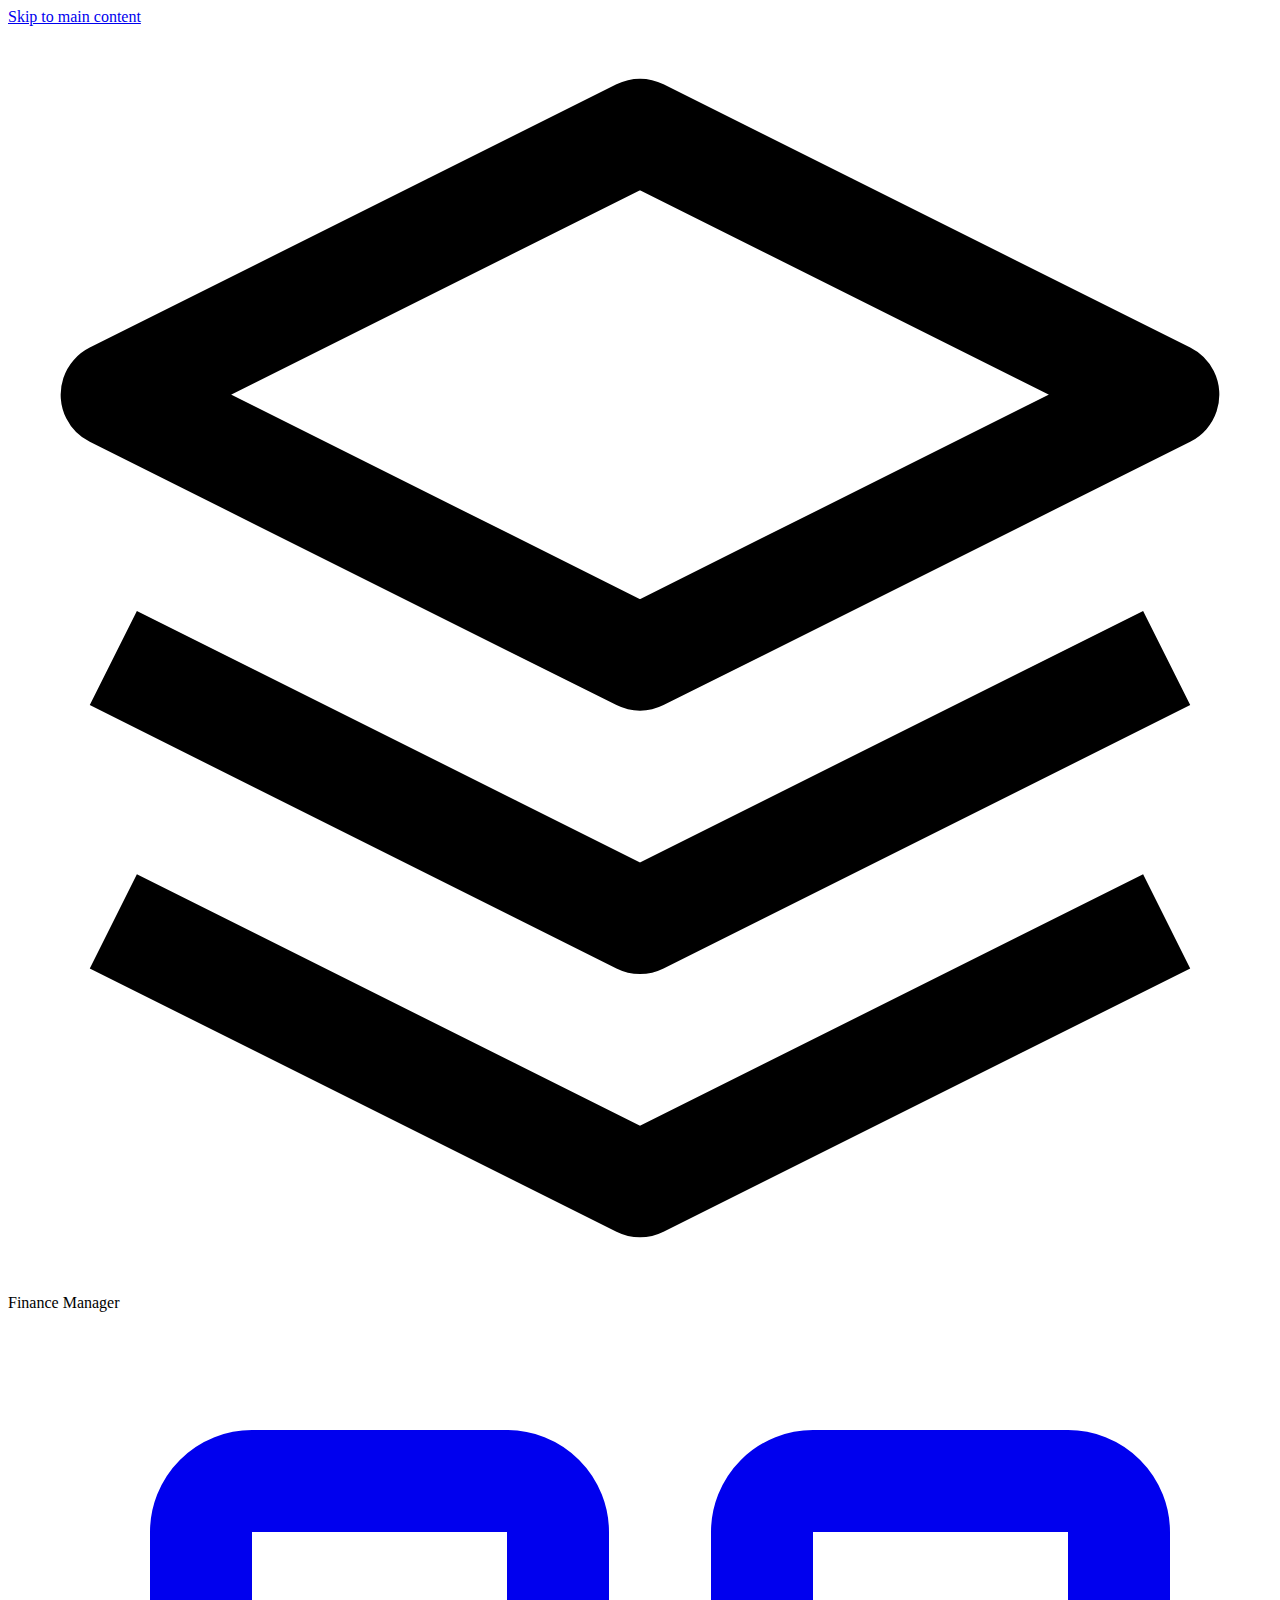
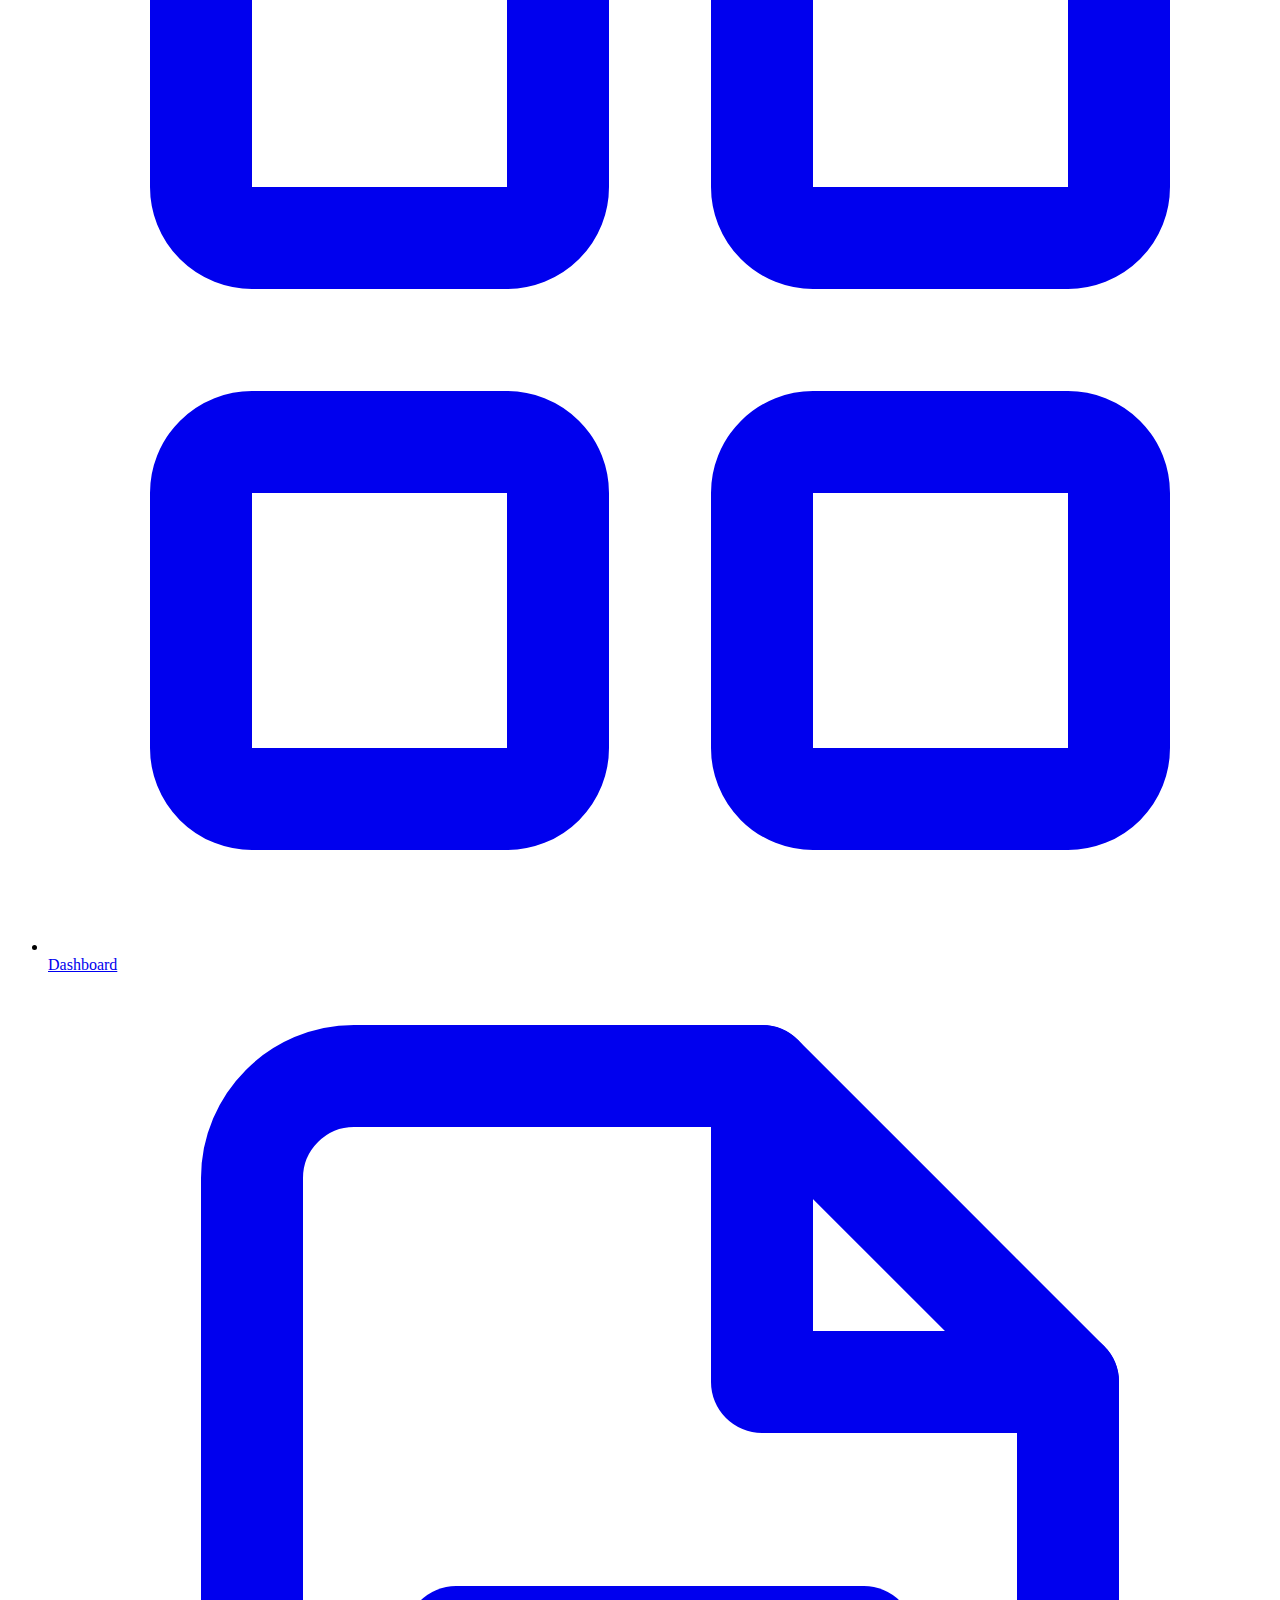
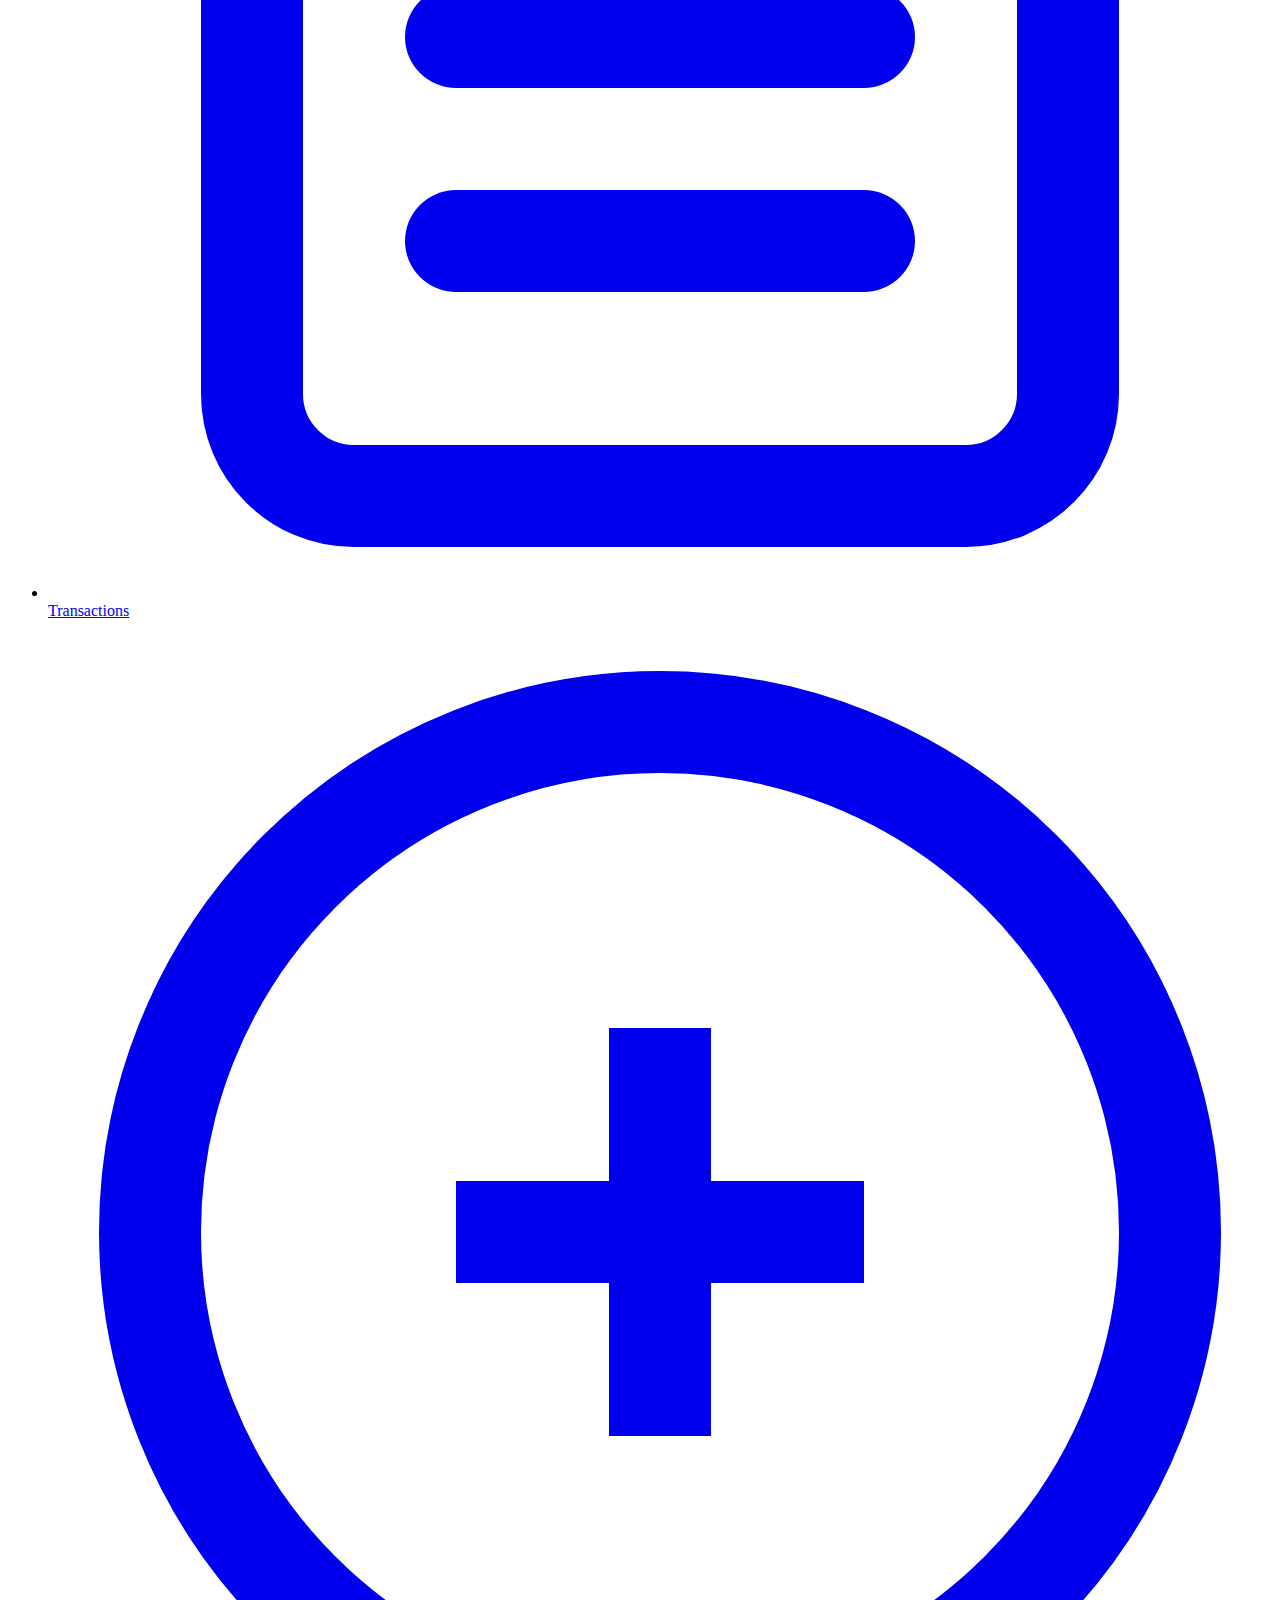
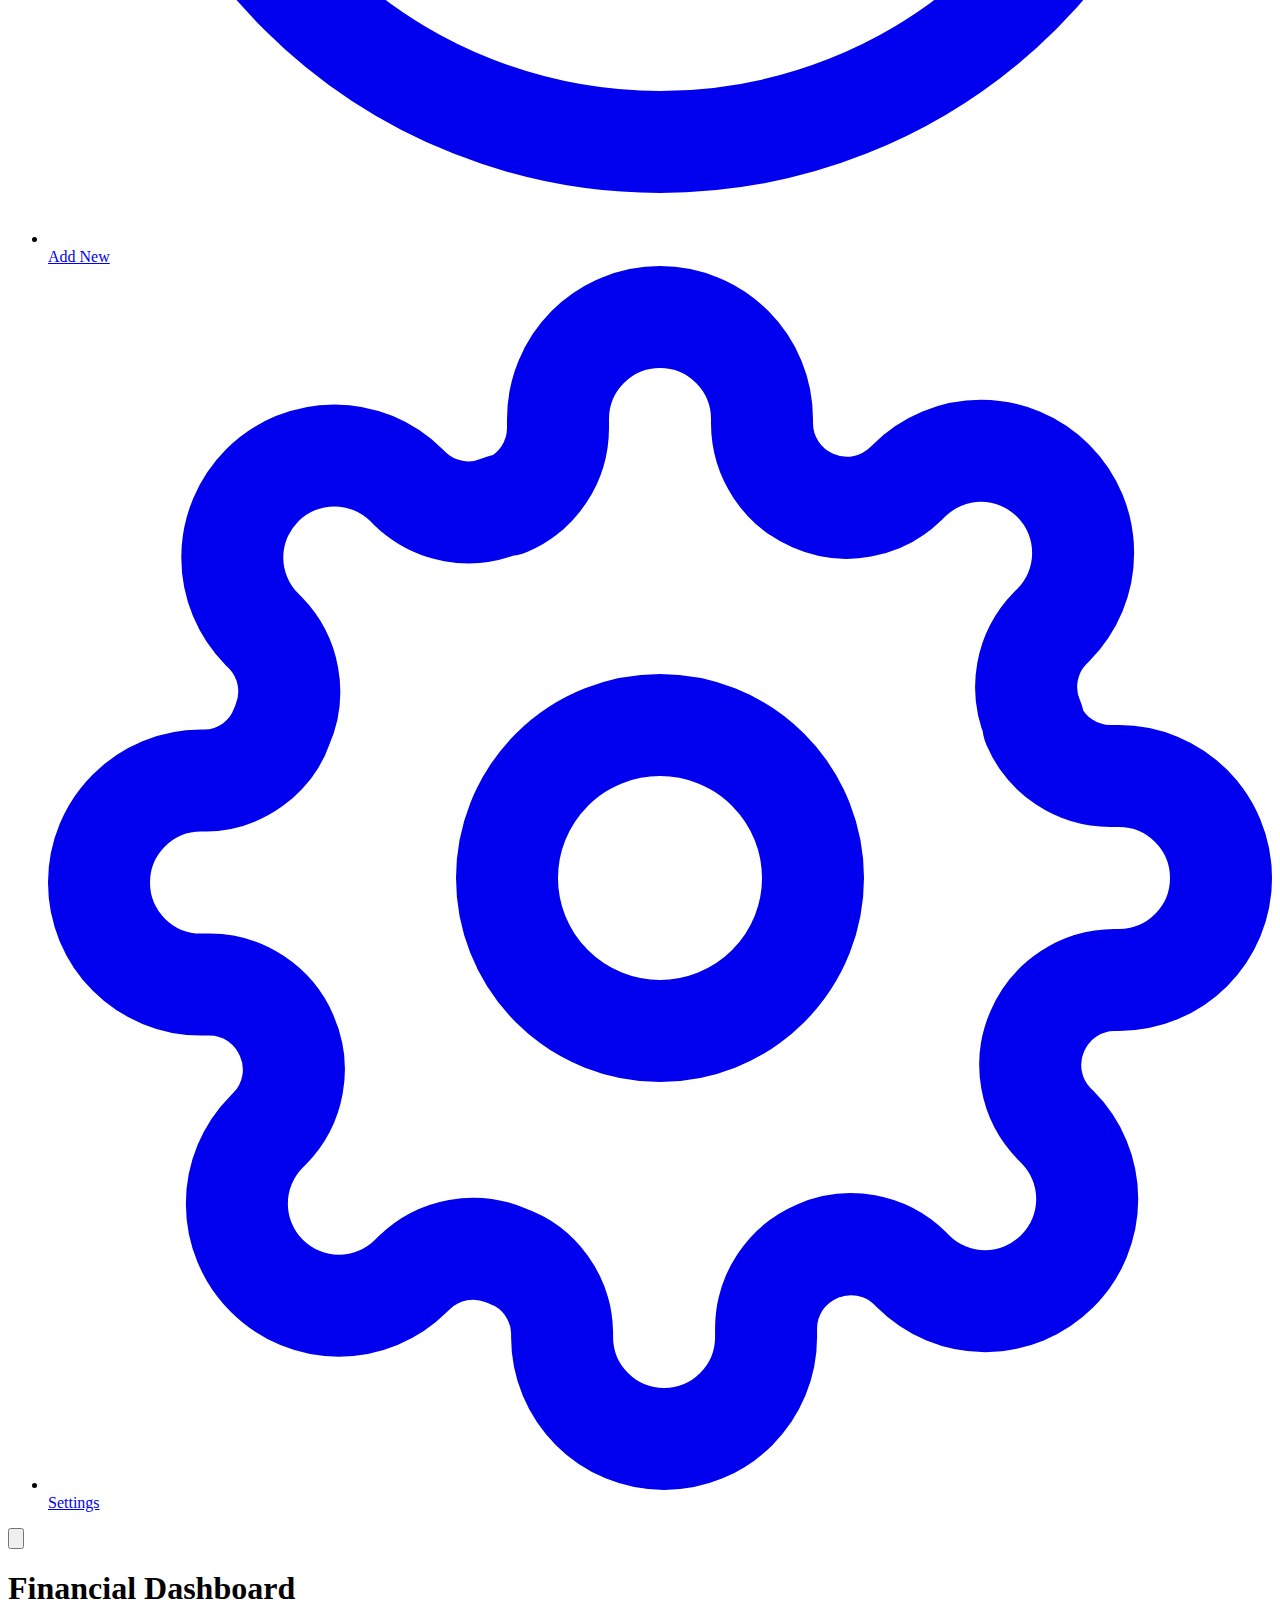
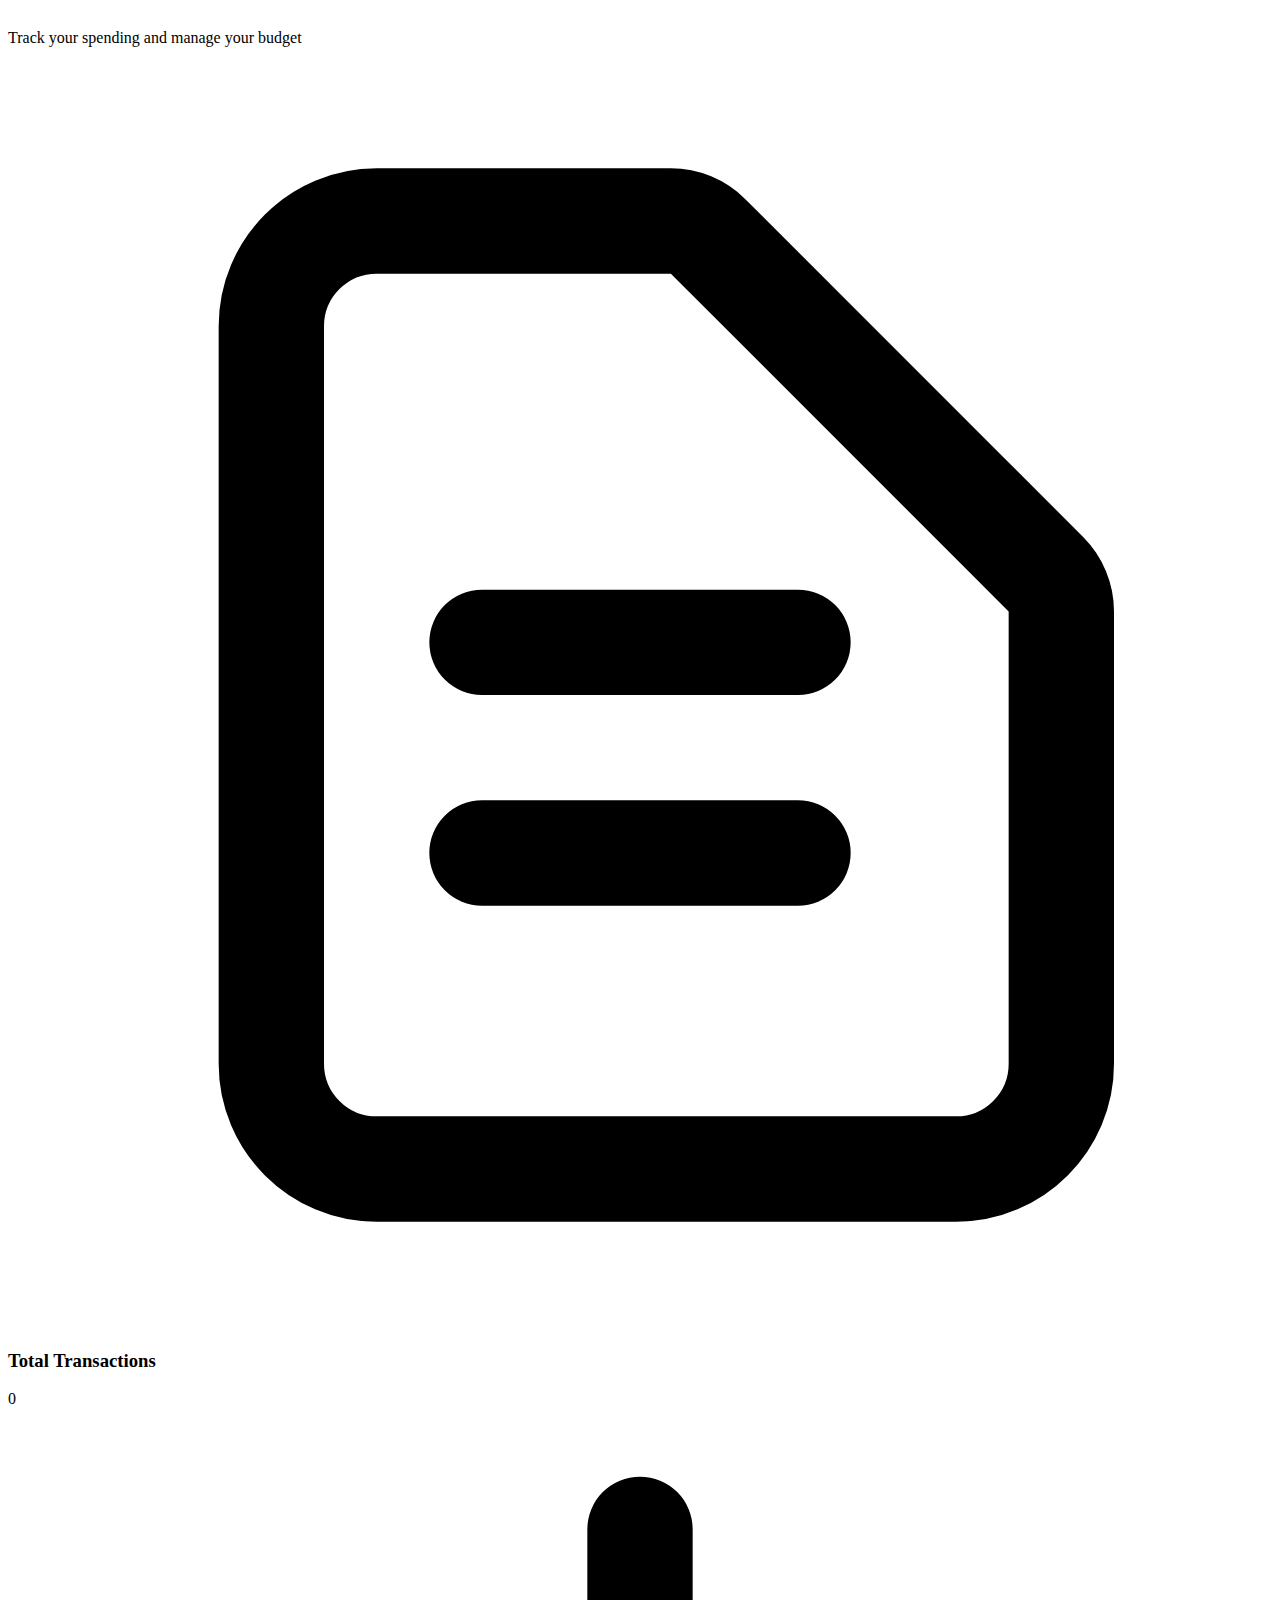
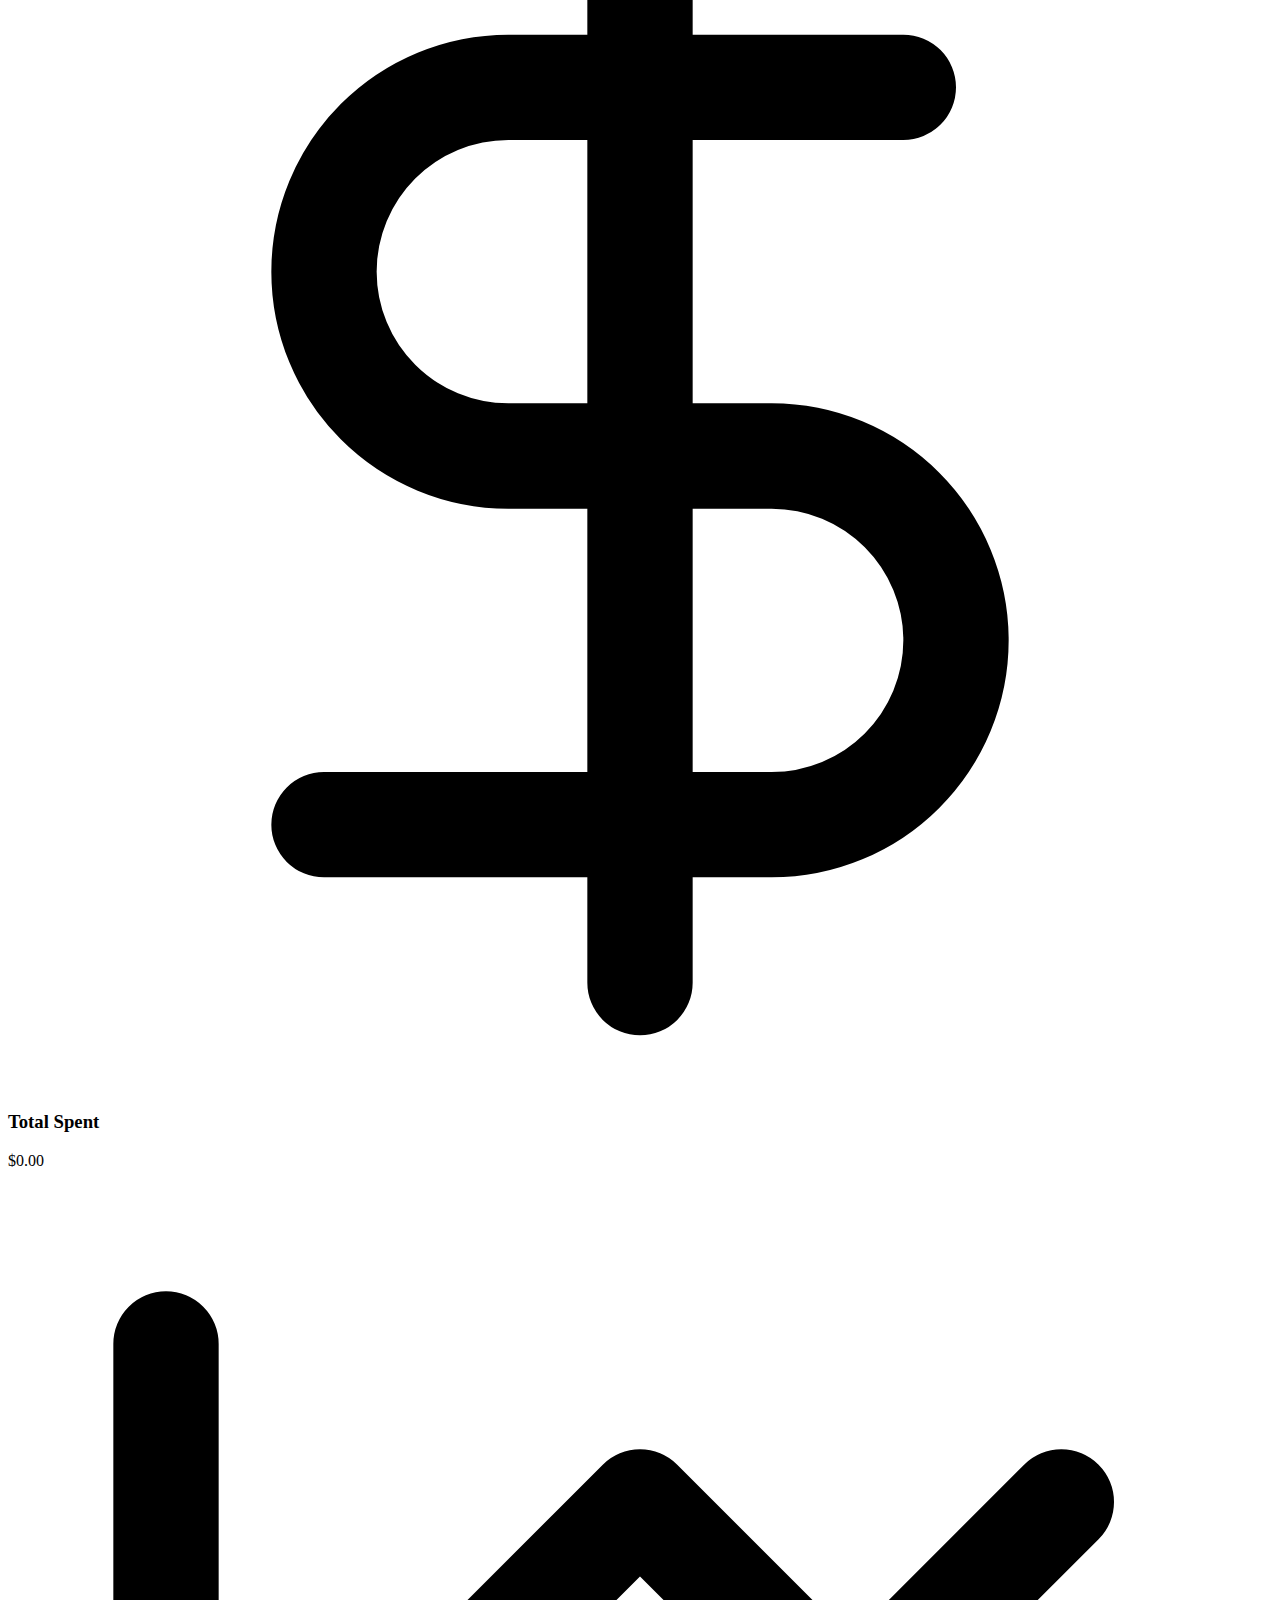
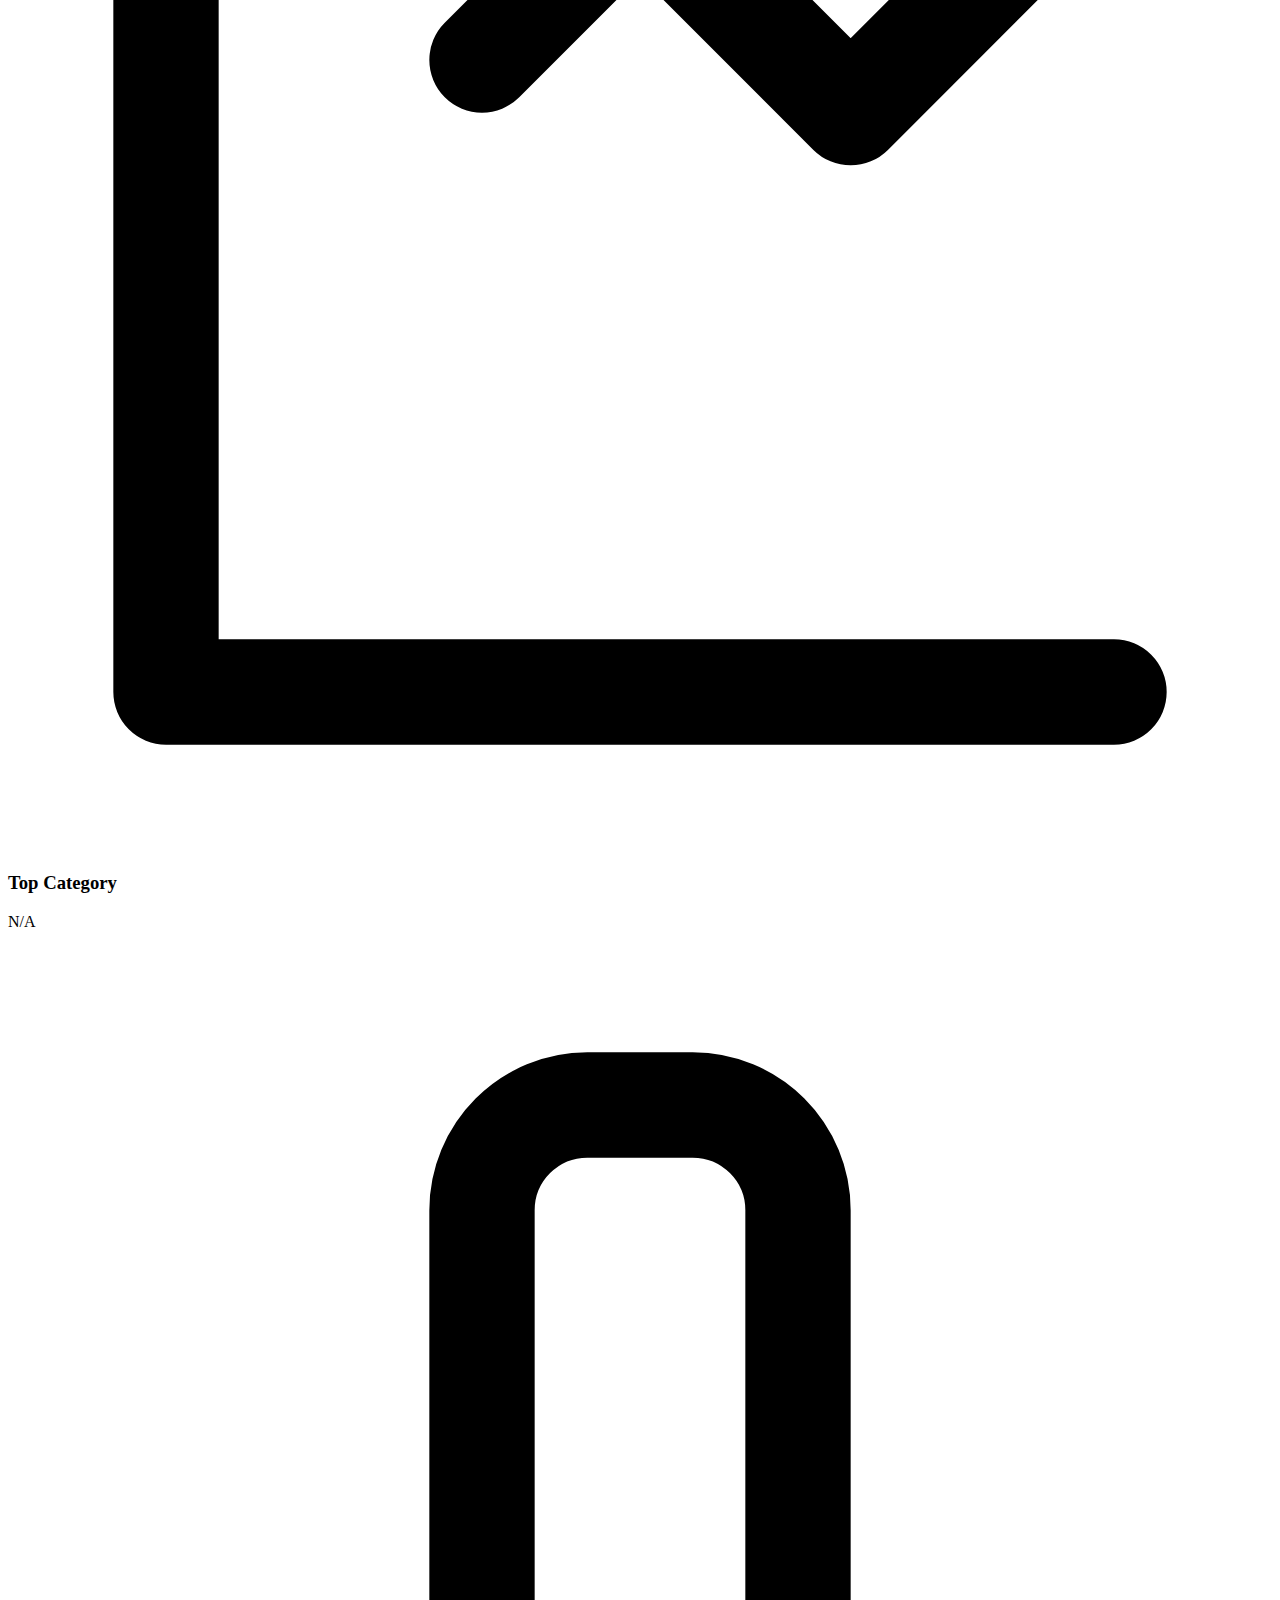
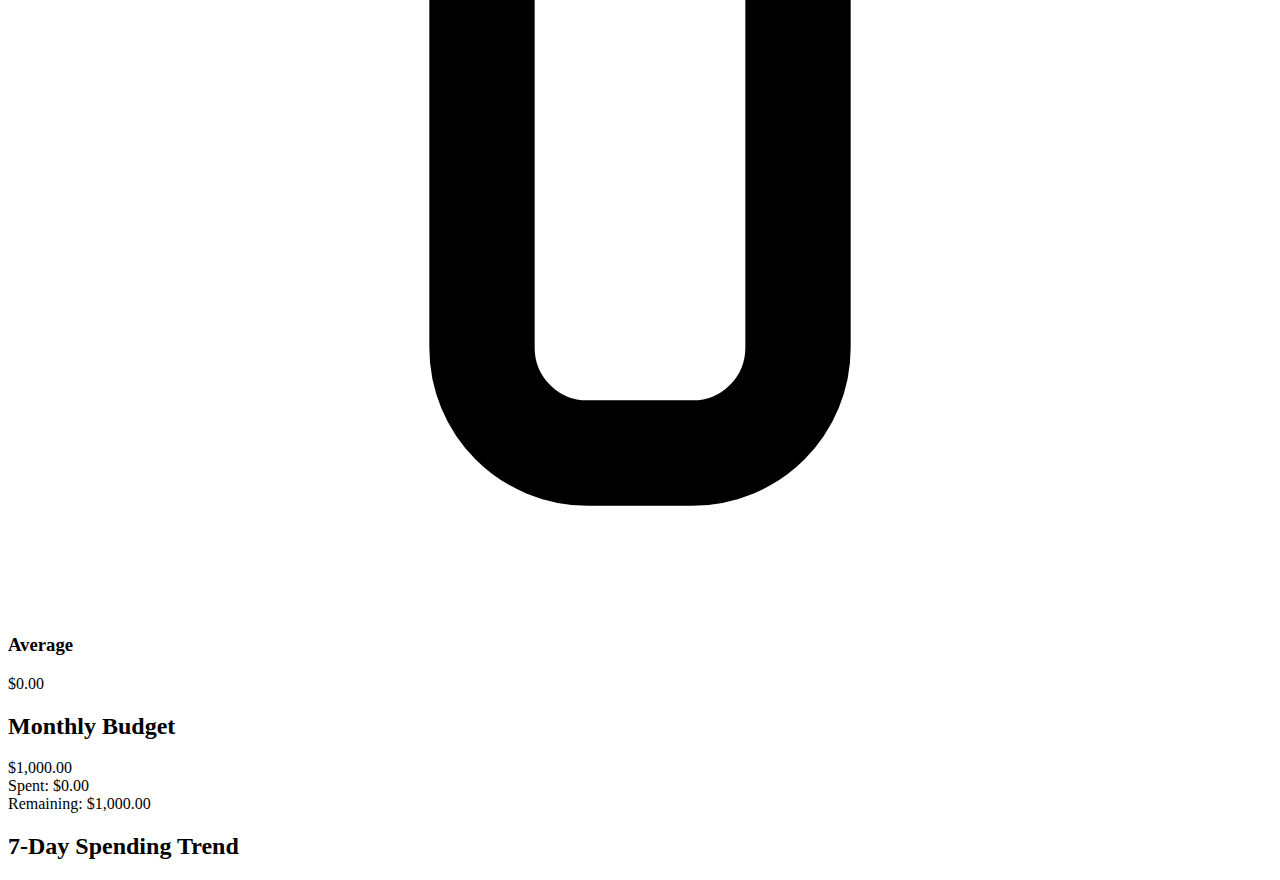
<file: index.html>
<!DOCTYPE html>
<html lang="en" data-theme="light">
<head>
    <meta charset="UTF-8">
    <meta name="viewport" content="width=device-width, initial-scale=1.0">
    <title>Personal Finance Manager</title>
    <link href="https://fonts.googleapis.com/css2?family=Poppins:wght@300;400;500;600;700&display=swap" rel="stylesheet">
    <link rel="stylesheet" href="styles/main.css">
    <link rel="icon" href="data:image/svg+xml,<svg xmlns='http://www.w3.org/2000/svg' viewBox='0 0 100 100'><text x='50%' y='50%' style='dominant-baseline:central;text-anchor:middle;font-size:90px;'>💳</text></svg>">
</head>
<body>
    <!-- Skip to content link for accessibility -->
    <a href="#main-content" class="skip-link">Skip to main content</a>
    
    <!-- Status Messages (ARIA Live Regions) -->
    <div id="status-region-polite" aria-live="polite" aria-atomic="true" class="visually-hidden"></div>
    <div id="status-region-assertive" aria-live="assertive" aria-atomic="true" class="visually-hidden"></div>
    
    <!-- Top Navigation Bar -->
    <nav class="top-navbar" role="navigation" aria-label="Main Navigation">
        <div class="nav-container">
            <!-- Logo and Brand -->
            <div class="nav-brand">
                <div class="brand-icon">
                    <svg viewBox="0 0 24 24" fill="none" xmlns="http://www.w3.org/2000/svg">
                        <path d="M12 2L2 7L12 12L22 7L12 2Z" stroke="currentColor" stroke-width="2" stroke-linejoin="round"/>
                        <path d="M2 17L12 22L22 17" stroke="currentColor" stroke-width="2" stroke-linejoin="round"/>
                        <path d="M2 12L12 17L22 12" stroke="currentColor" stroke-width="2" stroke-linejoin="round"/>
                    </svg>
                </div>
                <span class="brand-text">Finance Manager</span>
            </div>
            
            <!-- Navigation Links -->
            <ul class="nav-menu">
                <li class="nav-item">
                    <a href="#dashboard" class="nav-link active" data-view="dashboard">
                        <svg class="nav-icon" viewBox="0 0 24 24" fill="none" xmlns="http://www.w3.org/2000/svg">
                            <rect x="3" y="3" width="7" height="7" rx="1" stroke="currentColor" stroke-width="2"/>
                            <rect x="14" y="3" width="7" height="7" rx="1" stroke="currentColor" stroke-width="2"/>
                            <rect x="14" y="14" width="7" height="7" rx="1" stroke="currentColor" stroke-width="2"/>
                            <rect x="3" y="14" width="7" height="7" rx="1" stroke="currentColor" stroke-width="2"/>
                        </svg>
                        <span>Dashboard</span>
                    </a>
                </li>
                <li class="nav-item">
                    <a href="#transactions" class="nav-link" data-view="records">
                        <svg class="nav-icon" viewBox="0 0 24 24" fill="none" xmlns="http://www.w3.org/2000/svg">
                            <path d="M14 2H6C4.9 2 4 2.9 4 4V20C4 21.1 4.89 22 5.99 22H18C19.1 22 20 21.1 20 20V8L14 2Z" stroke="currentColor" stroke-width="2" stroke-linecap="round" stroke-linejoin="round"/>
                            <polyline points="14,2 14,8 20,8" stroke="currentColor" stroke-width="2" stroke-linecap="round" stroke-linejoin="round"/>
                            <line x1="16" y1="13" x2="8" y2="13" stroke="currentColor" stroke-width="2" stroke-linecap="round" stroke-linejoin="round"/>
                            <line x1="16" y1="17" x2="8" y2="17" stroke="currentColor" stroke-width="2" stroke-linecap="round" stroke-linejoin="round"/>
                        </svg>
                        <span>Transactions</span>
                    </a>
                </li>
                <li class="nav-item">
                    <a href="#add" class="nav-link" data-view="form">
                        <svg class="nav-icon" viewBox="0 0 24 24" fill="none" xmlns="http://www.w3.org/2000/svg">
                            <circle cx="12" cy="12" r="10" stroke="currentColor" stroke-width="2"/>
                            <line x1="12" y1="8" x2="12" y2="16" stroke="currentColor" stroke-width="2"/>
                            <line x1="8" y1="12" x2="16" y2="12" stroke="currentColor" stroke-width="2"/>
                        </svg>
                        <span>Add New</span>
                    </a>
                </li>
                <li class="nav-item">
                    <a href="#settings" class="nav-link" data-view="settings">
                        <svg class="nav-icon" viewBox="0 0 24 24" fill="none" xmlns="http://www.w3.org/2000/svg">
                            <circle cx="12" cy="12" r="3" stroke="currentColor" stroke-width="2"/>
                            <path d="M19.4 15C19.2669 15.3016 19.2272 15.6362 19.286 15.9606C19.3448 16.285 19.4995 16.5843 19.73 16.82L19.79 16.88C19.976 17.0657 20.1235 17.2863 20.2241 17.5291C20.3248 17.7719 20.3766 18.0322 20.3766 18.295C20.3766 18.5578 20.3248 18.8181 20.2241 19.0609C20.1235 19.3037 19.976 19.5243 19.79 19.71C19.6043 19.896 19.3837 20.0435 19.1409 20.1441C18.8981 20.2448 18.6378 20.2966 18.375 20.2966C18.1122 20.2966 17.8519 20.2448 17.6091 20.1441C17.3663 20.0435 17.1457 19.896 16.96 19.71L16.9 19.65C16.6643 19.4195 16.365 19.2648 16.0406 19.206C15.7162 19.1472 15.3816 19.1869 15.08 19.32C14.7842 19.4468 14.532 19.6572 14.3543 19.9255C14.1766 20.1938 14.0813 20.5082 14.08 20.83V21C14.08 21.5304 13.8693 22.0391 13.4942 22.4142C13.1191 22.7893 12.6104 23 12.08 23C11.5496 23 11.0409 22.7893 10.6658 22.4142C10.2907 22.0391 10.08 21.5304 10.08 21V20.91C10.0723 20.579 9.96512 20.2573 9.77251 19.9887C9.5799 19.7201 9.31074 19.5166 9 19.41C8.69838 19.2769 8.36381 19.2372 8.03941 19.296C7.71502 19.3548 7.41568 19.5095 7.18 19.74L7.12 19.8C6.93425 19.986 6.71368 20.1335 6.47088 20.2341C6.22808 20.3348 5.96783 20.3866 5.705 20.3866C5.44217 20.3866 5.18192 20.3348 4.93912 20.2341C4.69632 20.1335 4.47575 19.986 4.29 19.8C4.10405 19.6143 3.95653 19.3937 3.85588 19.1509C3.75523 18.9081 3.70343 18.6478 3.70343 18.385C3.70343 18.1222 3.75523 17.8619 3.85588 17.6191C3.95653 17.3763 4.10405 17.1557 4.29 16.97L4.35 16.91C4.58054 16.6743 4.73519 16.375 4.794 16.0506C4.85282 15.7262 4.81312 15.3916 4.68 15.09C4.55324 14.7942 4.34276 14.542 4.07447 14.3643C3.80618 14.1866 3.49179 14.0913 3.17 14.09H3C2.46957 14.09 1.96086 13.8793 1.58579 13.5042C1.21071 13.1291 1 12.6204 1 12.09C1 11.5596 1.21071 11.0509 1.58579 10.6758C1.96086 10.3007 2.46957 10.09 3 10.09H3.09C3.42099 10.0823 3.742 9.97512 4.01062 9.78251C4.27925 9.5899 4.48278 9.32074 4.59 9.01C4.72312 8.70838 4.76282 8.37381 4.704 8.04941C4.64519 7.72502 4.49054 7.42568 4.26 7.19L4.2 7.13C4.01405 6.94425 3.86653 6.72368 3.76588 6.48088C3.66523 6.23808 3.61343 5.97783 3.61343 5.715C3.61343 5.45217 3.66523 5.19192 3.76588 4.94912C3.86653 4.70632 4.01405 4.48575 4.2 4.3C4.38575 4.11405 4.60632 3.96653 4.84912 3.86588C5.09192 3.76523 5.35217 3.71343 5.615 3.71343C5.87783 3.71343 6.13808 3.76523 6.38088 3.86588C6.62368 3.96653 6.84425 4.11405 7.03 4.3L7.09 4.36C7.32568 4.59054 7.62502 4.74519 7.94941 4.804C8.27381 4.86282 8.60838 4.82312 8.91 4.69H9C9.29577 4.56324 9.54802 4.35276 9.72569 4.08447C9.90337 3.81618 9.99872 3.50179 10 3.18V3C10 2.46957 10.2107 1.96086 10.5858 1.58579C10.9609 1.21071 11.4696 1 12 1C12.5304 1 13.0391 1.21071 13.4142 1.58579C13.7893 1.96086 14 2.46957 14 3V3.09C14.0013 3.41179 14.0966 3.72618 14.2743 3.99447C14.452 4.26276 14.7042 4.47324 15 4.6C15.3016 4.73312 15.6362 4.77282 15.9606 4.714C16.285 4.65519 16.5843 4.50054 16.82 4.27L16.88 4.21C17.0657 4.02405 17.2863 3.87653 17.5291 3.77588C17.7719 3.67523 18.0322 3.62343 18.295 3.62343C18.5578 3.62343 18.8181 3.67523 19.0609 3.77588C19.3037 3.87653 19.5243 4.02405 19.71 4.21C19.896 4.39575 20.0435 4.61632 20.1441 4.85912C20.2448 5.10192 20.2966 5.36217 20.2966 5.625C20.2966 5.88783 20.2448 6.14808 20.1441 6.39088C20.0435 6.63368 19.896 6.85425 19.71 7.04L19.65 7.1C19.4195 7.33568 19.2648 7.63502 19.206 7.95941C19.1472 8.28381 19.1869 8.61838 19.32 8.92V9C19.4468 9.29577 19.6572 9.54802 19.9255 9.72569C20.1938 9.90337 20.5082 9.99872 20.83 10H21C21.5304 10 22.0391 10.2107 22.4142 10.5858C22.7893 10.9609 23 11.4696 23 12C23 12.5304 22.7893 13.0391 22.4142 13.4142C22.0391 13.7893 21.5304 14 21 14H20.91C20.5882 14.0013 20.2738 14.0966 20.0055 14.2743C19.7372 14.452 19.5268 14.7042 19.4 15Z" stroke="currentColor" stroke-width="2" stroke-linecap="round" stroke-linejoin="round"/>
                        </svg>
                        <span>Settings</span>
                    </a>
                </li>
            </ul>
            
            <!-- Theme Toggle and User Actions -->
            <div class="nav-actions">
                <button id="theme-toggle" class="theme-toggle" aria-label="Toggle theme">
                    <svg id="theme-icon" viewBox="0 0 24 24" fill="none" xmlns="http://www.w3.org/2000/svg">
                        <circle cx="12" cy="12" r="5" stroke="currentColor" stroke-width="2"/>
                        <path d="M12 1v2M12 21v2M4.22 4.22l1.42 1.42M18.36 18.36l1.42 1.42M1 12h2M21 12h2M4.22 19.78l1.42-1.42M18.36 5.64l1.42-1.42" stroke="currentColor" stroke-width="2"/>
                    </svg>
                </button>
            </div>
        </div>
    </nav>

    <!-- Main Content Area -->
    <main id="main-content" class="main-content">
        <!-- User Feedback Messages -->
        <div id="user-feedback" class="user-feedback" style="display: none;"></div>
        
        <!-- Dashboard View -->
        <section id="view-dashboard" class="content-section active" data-view-target>
            <div class="section-header">
                <h1 class="section-title">Financial Dashboard</h1>
                <p class="section-subtitle">Track your spending and manage your budget</p>
            </div>
            
            <!-- Quick Stats Grid -->
            <div class="stats-grid">
                <div class="stat-card">
                    <div class="stat-icon">
                        <svg viewBox="0 0 24 24" fill="none" xmlns="http://www.w3.org/2000/svg">
                            <path d="M9 11H15M9 15H15M17 21H7C5.89543 21 5 20.1046 5 19V5C5 3.89543 5.89543 3 7 3H12.5858C12.851 3 13.1054 3.10536 13.2929 3.29289L19.7071 9.70711C19.8946 9.89464 20 10.149 20 10.4142V19C20 20.1046 19.1046 21 18 21H17Z" stroke="currentColor" stroke-width="2" stroke-linecap="round" stroke-linejoin="round"/>
                        </svg>
                    </div>
                    <div class="stat-content">
                        <h3 class="stat-label">Total Transactions</h3>
                        <p class="stat-value" id="stat-total-records">0</p>
                    </div>
                </div>
                
                <div class="stat-card">
                    <div class="stat-icon">
                        <svg viewBox="0 0 24 24" fill="none" xmlns="http://www.w3.org/2000/svg">
                            <path d="M12 2V22M17 5H9.5C8.57174 5 7.6815 5.36875 7.02513 6.02513C6.36875 6.6815 6 7.57174 6 8.5C6 9.42826 6.36875 10.3185 7.02513 10.9749C7.6815 11.6312 8.57174 12 9.5 12H14.5C15.4283 12 16.3185 12.3687 16.9749 13.0251C17.6312 13.6815 18 14.5717 18 15.5C18 16.4283 17.6312 17.3185 16.9749 17.9749C16.3185 18.6312 15.4283 19 14.5 19H6" stroke="currentColor" stroke-width="2" stroke-linecap="round" stroke-linejoin="round"/>
                        </svg>
                    </div>
                    <div class="stat-content">
                        <h3 class="stat-label">Total Spent</h3>
                        <p class="stat-value" id="stat-total-spent">$0.00</p>
                    </div>
                </div>
                
                <div class="stat-card">
                    <div class="stat-icon">
                        <svg viewBox="0 0 24 24" fill="none" xmlns="http://www.w3.org/2000/svg">
                            <path d="M3 3V21H21" stroke="currentColor" stroke-width="2" stroke-linecap="round" stroke-linejoin="round"/>
                            <path d="M9 9L12 6L16 10L20 6" stroke="currentColor" stroke-width="2" stroke-linecap="round" stroke-linejoin="round"/>
                        </svg>
                    </div>
                    <div class="stat-content">
                        <h3 class="stat-label">Top Category</h3>
                        <p class="stat-value" id="stat-top-category">N/A</p>
                    </div>
                </div>
                
                <div class="stat-card">
                    <div class="stat-icon">
                        <svg viewBox="0 0 24 24" fill="none" xmlns="http://www.w3.org/2000/svg">
                            <path d="M9 19C9 19.5304 9.21071 20.0391 9.58579 20.4142C9.96086 20.7893 10.4696 21 11 21H13C13.5304 21 14.0391 20.7893 14.4142 20.4142C14.7893 20.0391 15 19.5304 15 19V5C15 4.46957 14.7893 3.96086 14.4142 3.58579C14.0391 3.21071 13.5304 3 13 3H11C10.4696 3 9.96086 3.21071 9.58579 3.58579C9.21071 3.96086 9 4.46957 9 5V19Z" stroke="currentColor" stroke-width="2" stroke-linecap="round" stroke-linejoin="round"/>
                        </svg>
                    </div>
                    <div class="stat-content">
                        <h3 class="stat-label">Average</h3>
                        <p class="stat-value" id="stat-average-spent">$0.00</p>
                    </div>
                </div>
            </div>
            
            <!-- Budget Overview -->
            <div class="budget-overview">
                <div class="budget-header">
                    <h2 class="budget-title">Monthly Budget</h2>
                    <span class="budget-amount" id="budget-amount">$1,000.00</span>
                </div>
                <div class="budget-progress">
                    <div class="progress-bar">
                        <div class="progress-fill" id="budget-progress-fill" style="width: 0%"></div>
                    </div>
                    <div class="budget-details">
                        <div class="budget-item">
                            <span class="budget-label">Spent:</span>
                            <span class="budget-value" id="budget-spent">$0.00</span>
                        </div>
                        <div class="budget-item">
                            <span class="budget-label">Remaining:</span>
                            <span class="budget-value" id="budget-remaining">$1,000.00</span>
                        </div>
                    </div>
                </div>
            </div>
            
            <!-- Spending Chart -->
            <div class="chart-section">
                <h2 class="chart-title">7-Day Spending Trend</h2>
                <div class="chart-container">
                    <div id="chart-bars" class="chart-bars">
                        <!-- Chart will be rendered here -->
                    </div>
                    <div id="chart-dates" class="chart-dates">
                        <!-- Dates will be rendered here -->
                    </div>
                </div>
            </div>
        </section>

        <!-- Transactions View -->
        <section id="view-records" class="content-section" data-view-target style="display: none;">
            <div class="section-header">
                <h1 class="section-title">Transaction History</h1>
                <div class="section-actions">
                    <div class="search-container">
                        <svg class="search-icon" viewBox="0 0 24 24" fill="none" xmlns="http://www.w3.org/2000/svg">
                            <circle cx="11" cy="11" r="8" stroke="currentColor" stroke-width="2"/>
                            <path d="M21 21L16.65 16.65" stroke="currentColor" stroke-width="2" stroke-linecap="round" stroke-linejoin="round"/>
                        </svg>
                        <input type="text" id="search-input" placeholder="Search transactions..." class="search-input">
                    </div>
                </div>
            </div>
            
            <div class="transactions-container">
                <div class="transactions-table-wrapper">
                    <table class="transactions-table" role="grid">
                        <thead>
                            <tr>
                                <th scope="col" data-sort-key="description">Description <span class="sort-indicator"></span></th>
                                <th scope="col" data-sort-key="amount">Amount <span class="sort-indicator"></span></th>
                                <th scope="col" data-sort-key="category">Category <span class="sort-indicator"></span></th>
                                <th scope="col" data-sort-key="date">Date <span class="sort-indicator"></span></th>
                                <th scope="col">Actions</th>
                            </tr>
                        </thead>
                        <tbody id="records-table-body">
                            <!-- Transactions will be rendered here -->
                        </tbody>
                    </table>
                </div>
                
                <div id="no-records-message" class="empty-state" style="display: none;">
                    <div class="empty-icon">
                        <svg viewBox="0 0 24 24" fill="none" xmlns="http://www.w3.org/2000/svg">
                            <path d="M9 12L11 14L15 10M21 12C21 16.9706 16.9706 21 12 21C7.02944 21 3 16.9706 3 12C3 7.02944 7.02944 3 12 3C16.9706 3 21 7.02944 21 12Z" stroke="currentColor" stroke-width="2" stroke-linecap="round" stroke-linejoin="round"/>
                        </svg>
                    </div>
                    <h3>No transactions yet</h3>
                    <p>Start by adding your first transaction to track your spending.</p>
                    <button class="btn btn-primary" data-view="form">Add Transaction</button>
                </div>
            </div>
        </section>
        
        <!-- Add Transaction View -->
        <section id="view-form" class="content-section" data-view-target style="display: none;">
            <div class="section-header">
                <h1 class="section-title">Add New Transaction</h1>
                <p class="section-subtitle">Record a new expense or income</p>
            </div>
            
            <div class="form-wrapper">
                <form id="transaction-form" class="transaction-form">
                    <input type="hidden" id="record-id">
                    
                    <div class="form-group">
                        <label for="description" class="form-label">Description</label>
                        <input type="text" id="description" name="description" class="form-input" placeholder="e.g., Lunch at cafeteria" required>
                        <div class="error-message" id="desc-error"></div>
                    </div>
                    
                    <div class="form-row">
                        <div class="form-group">
                            <label for="amount" class="form-label">Amount</label>
                            <input type="number" id="amount" name="amount" class="form-input" step="0.01" placeholder="0.00" required>
                            <div class="error-message" id="amount-error"></div>
                        </div>
                        
                        <div class="form-group">
                            <label for="category" class="form-label">Category</label>
                            <select id="category" name="category" class="form-select" required>
                                <!-- Options will be populated by JS -->
                            </select>
                            <div class="error-message" id="category-error"></div>
                        </div>
                    </div>
                    
                    <div class="form-group">
                        <label for="date" class="form-label">Date</label>
                        <input type="date" id="date" name="date" class="form-input" required>
                        <div class="error-message" id="date-error"></div>
                    </div>
                    
                    <div class="form-actions">
                        <button type="submit" class="btn btn-primary" id="form-submit-btn">Add Transaction</button>
                        <button type="button" class="btn btn-secondary" id="form-cancel-btn">Cancel</button>
                    </div>
                </form>
            </div>
        </section>

        <!-- Settings View -->
        <section id="view-settings" class="content-section" data-view-target style="display: none;">
            <div class="section-header">
                <h1 class="section-title">Settings</h1>
                <p class="section-subtitle">Configure your preferences</p>
            </div>
            
            <div class="settings-grid">
                <div class="settings-card">
                    <h3 class="card-title">Currency & Budget</h3>
                    <form id="currency-settings-form" class="settings-form">
                        <div class="form-row">
                            <div class="form-group">
                                <label for="base-currency" class="form-label">Base Currency</label>
                                <input type="text" id="base-currency" class="form-input" value="$" maxlength="3" required>
                            </div>
                            <div class="form-group">
                                <label for="budget-cap" class="form-label">Monthly Budget</label>
                                <input type="number" id="budget-cap" class="form-input" step="0.01" value="1000" required>
                            </div>
                        </div>
                        
                        <div class="form-row">
                            <div class="form-group">
                                <label for="alt-currency-1-symbol" class="form-label">Alt Currency 1</label>
                                <input type="text" id="alt-currency-1-symbol" class="form-input" value="€" maxlength="3" required>
                            </div>
                            <div class="form-group">
                                <label for="alt-currency-1-rate" class="form-label">Exchange Rate</label>
                                <input type="number" id="alt-currency-1-rate" class="form-input" step="0.0001" value="0.93" required>
                            </div>
                        </div>
                        
                        <div class="form-row">
                            <div class="form-group">
                                <label for="alt-currency-2-symbol" class="form-label">Alt Currency 2</label>
                                <input type="text" id="alt-currency-2-symbol" class="form-input" value="£" maxlength="3" required>
                            </div>
                            <div class="form-group">
                                <label for="alt-currency-2-rate" class="form-label">Exchange Rate</label>
                                <input type="number" id="alt-currency-2-rate" class="form-input" step="0.0001" value="0.80" required>
                            </div>
                        </div>
                        
                        <button type="submit" class="btn btn-primary">Save Settings</button>
                    </form>
                </div>
                
                <div class="settings-card">
                    <h3 class="card-title">Data Management</h3>
                    <div class="data-actions">
                        <button id="export-btn" class="btn btn-secondary">
                            <svg width="16" height="16" viewBox="0 0 24 24" fill="none" xmlns="http://www.w3.org/2000/svg">
                                <path d="M21 15V19C21 19.5304 20.7893 20.0391 20.4142 20.4142C20.0391 20.7893 19.5304 21 19 21H5C4.46957 21 3.96086 20.7893 3.58579 20.4142C3.21071 20.0391 3 19.5304 3 19V15" stroke="currentColor" stroke-width="2" stroke-linecap="round" stroke-linejoin="round"/>
                                <polyline points="7,10 12,15 17,10" stroke="currentColor" stroke-width="2" stroke-linecap="round" stroke-linejoin="round"/>
                                <line x1="12" y1="15" x2="12" y2="3" stroke="currentColor" stroke-width="2" stroke-linecap="round" stroke-linejoin="round"/>
                            </svg>
                            Export Data
                        </button>
                        
                        <div class="import-section">
                            <input type="file" id="import-file-input" accept=".json" style="display: none;">
                            <button id="file-upload-btn" class="btn btn-outline">
                                <svg width="16" height="16" viewBox="0 0 24 24" fill="none" xmlns="http://www.w3.org/2000/svg">
                                    <path d="M21 15V19C21 19.5304 20.7893 20.0391 20.4142 20.4142C20.0391 20.7893 19.5304 21 19 21H5C4.46957 21 3.96086 20.7893 3.58579 20.4142C3.21071 20.0391 3 19.5304 3 19V15" stroke="currentColor" stroke-width="2" stroke-linecap="round" stroke-linejoin="round"/>
                                    <polyline points="7,14 12,9 17,14" stroke="currentColor" stroke-width="2" stroke-linecap="round" stroke-linejoin="round"/>
                                    <line x1="12" y1="9" x2="12" y2="21" stroke="currentColor" stroke-width="2" stroke-linecap="round" stroke-linejoin="round"/>
                                </svg>
                                Import Data
                            </button>
                        </div>
                    </div>
                </div>
            </div>
        </section>
    </main>

    <!-- Confirmation Modal -->
    <div id="confirmation-modal" class="modal-overlay" style="display: none;">
        <div class="modal-content">
            <h3 id="modal-title" class="modal-title">Confirm Action</h3>
            <p id="modal-message" class="modal-message">Are you sure you want to proceed?</p>
            <div class="modal-actions">
                <button id="modal-cancel" class="btn btn-secondary">Cancel</button>
                <button id="modal-confirm" class="btn btn-danger">Confirm</button>
            </div>
        </div>
    </div>

    <script type="module" src="scripts/app.js"></script>
</body>
</html>
</file>
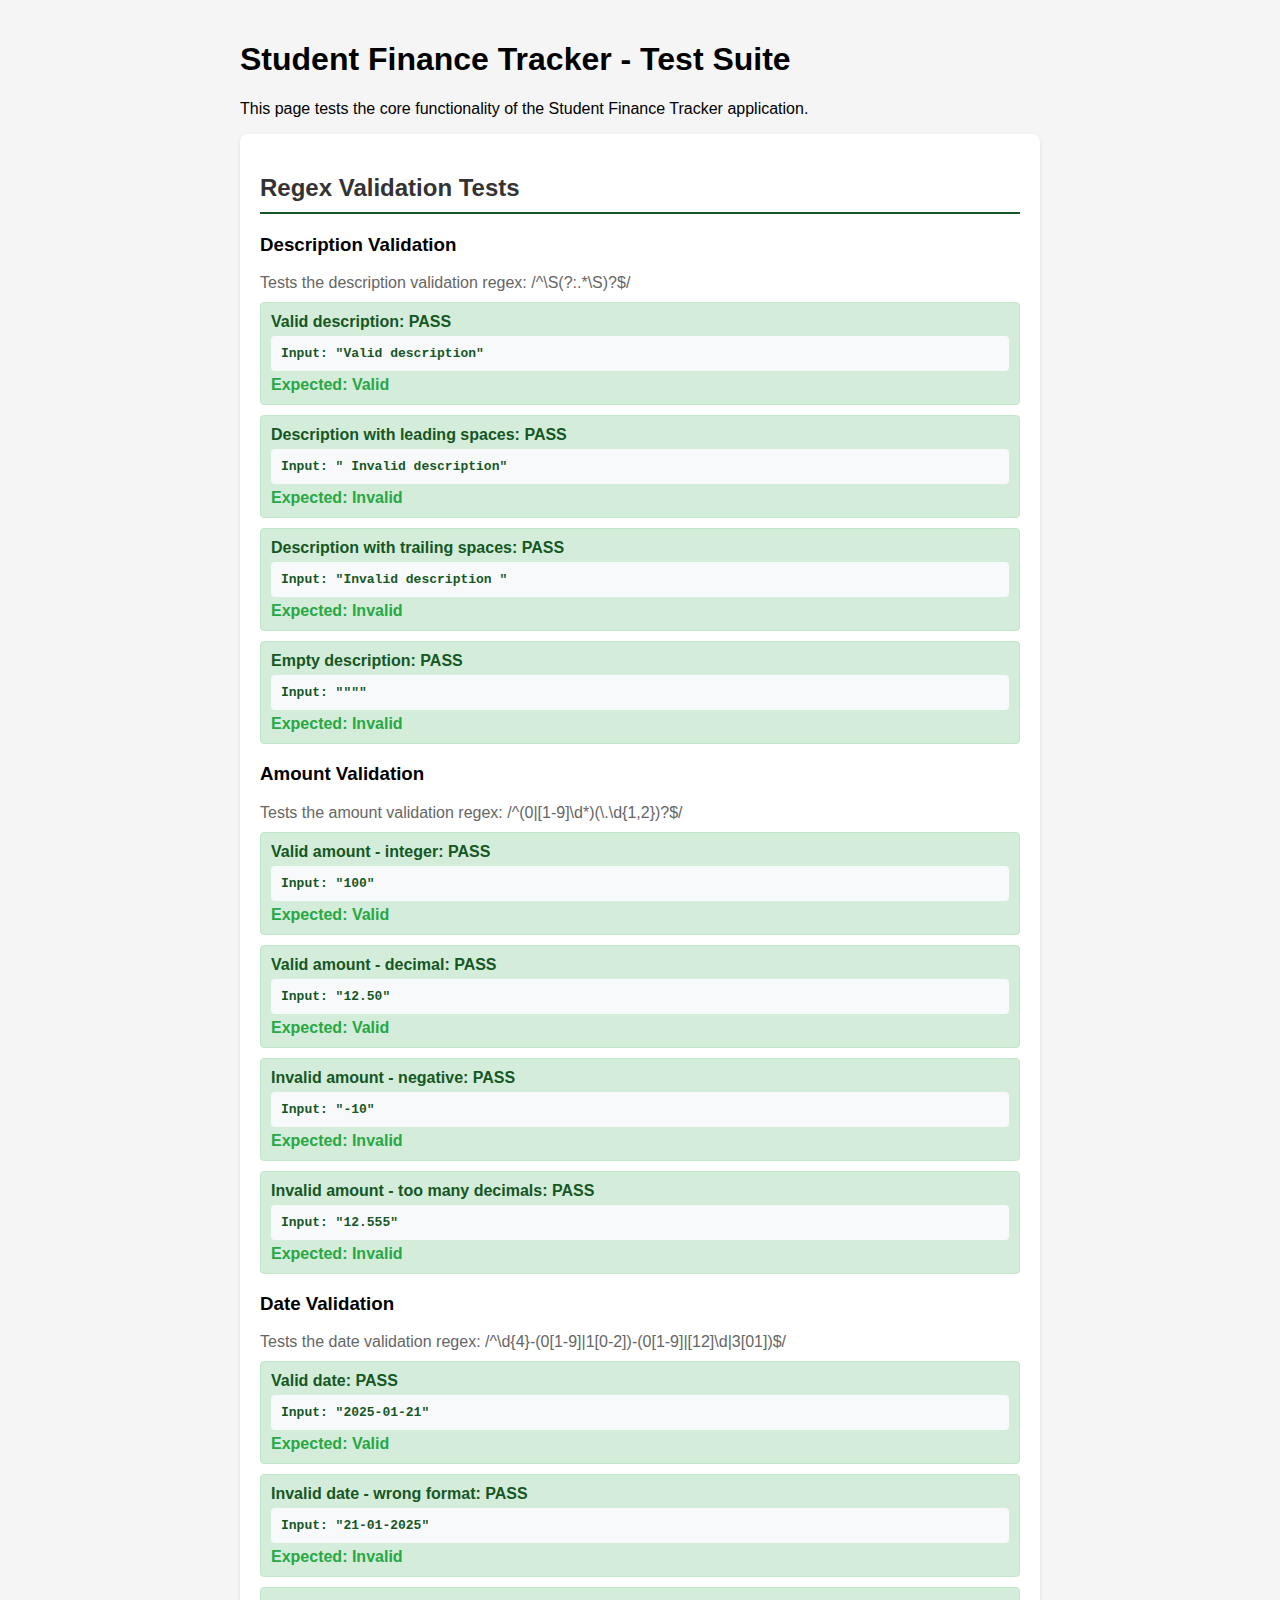
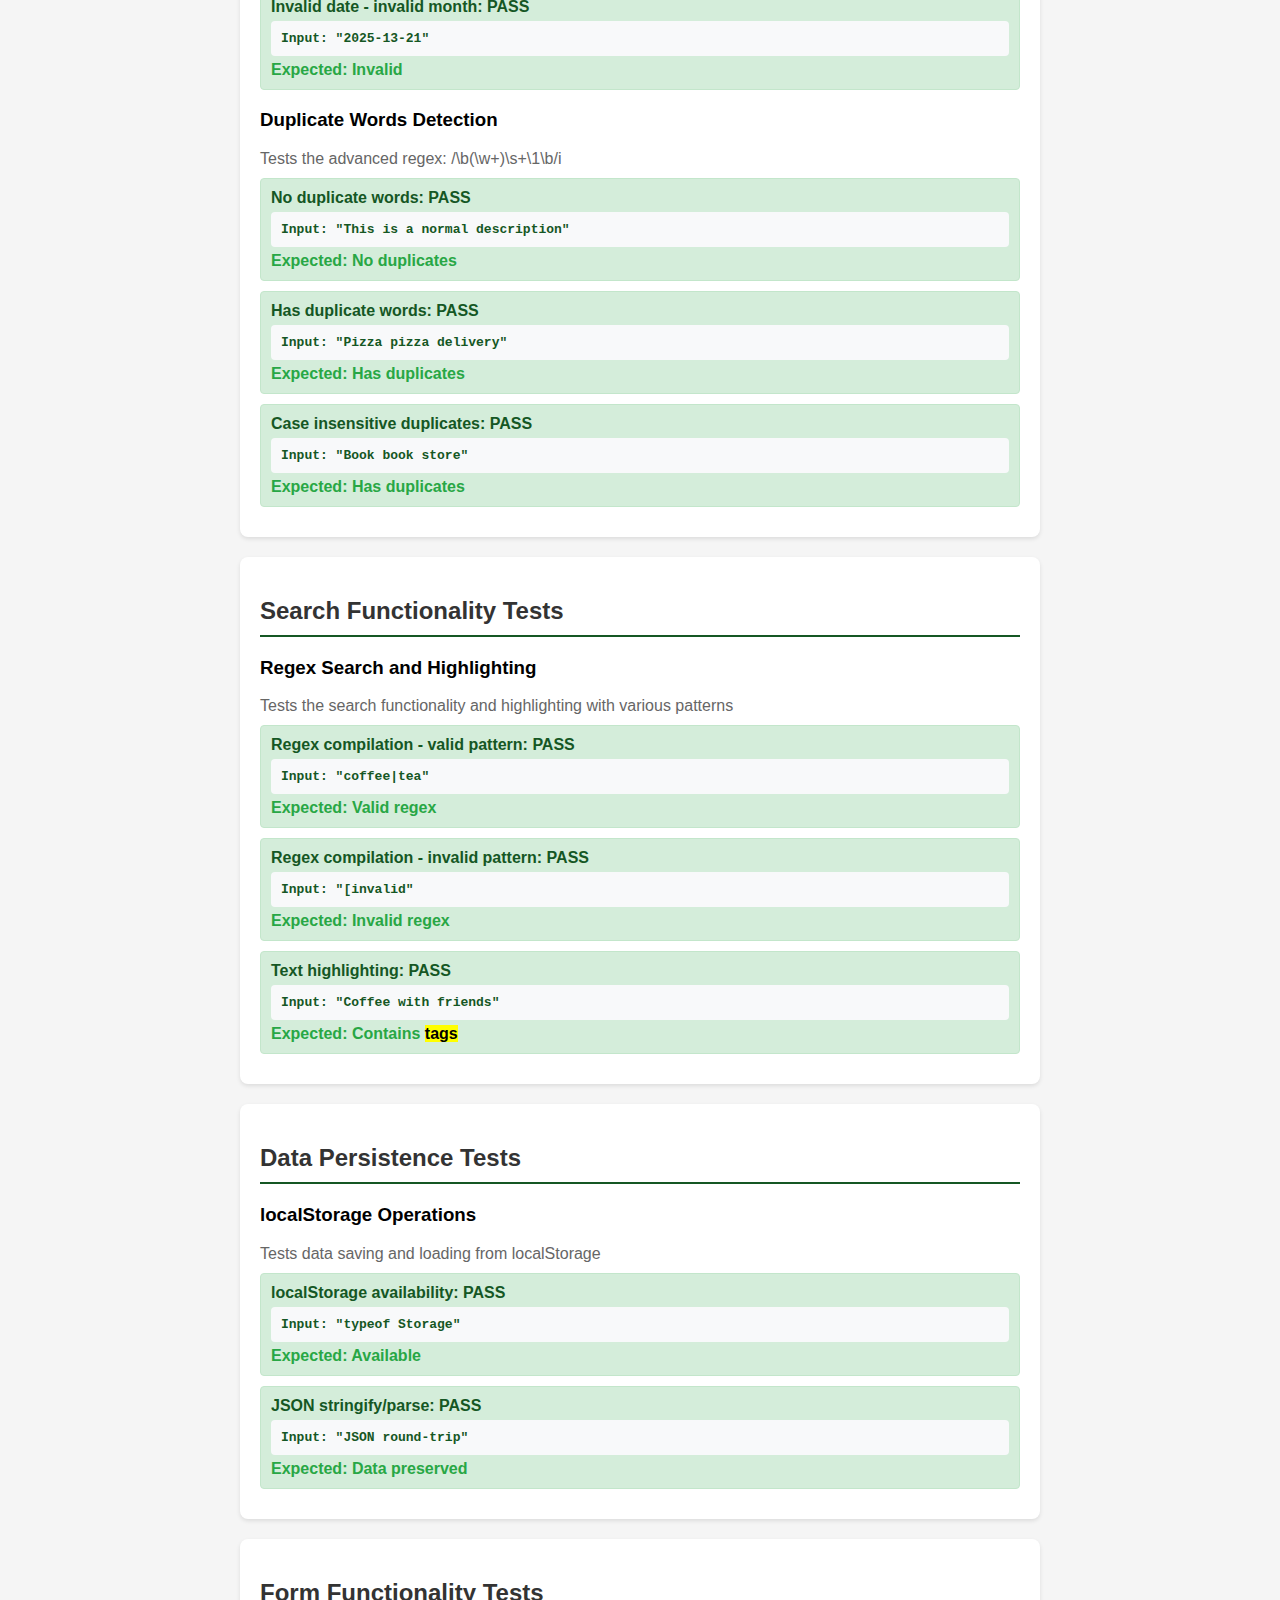
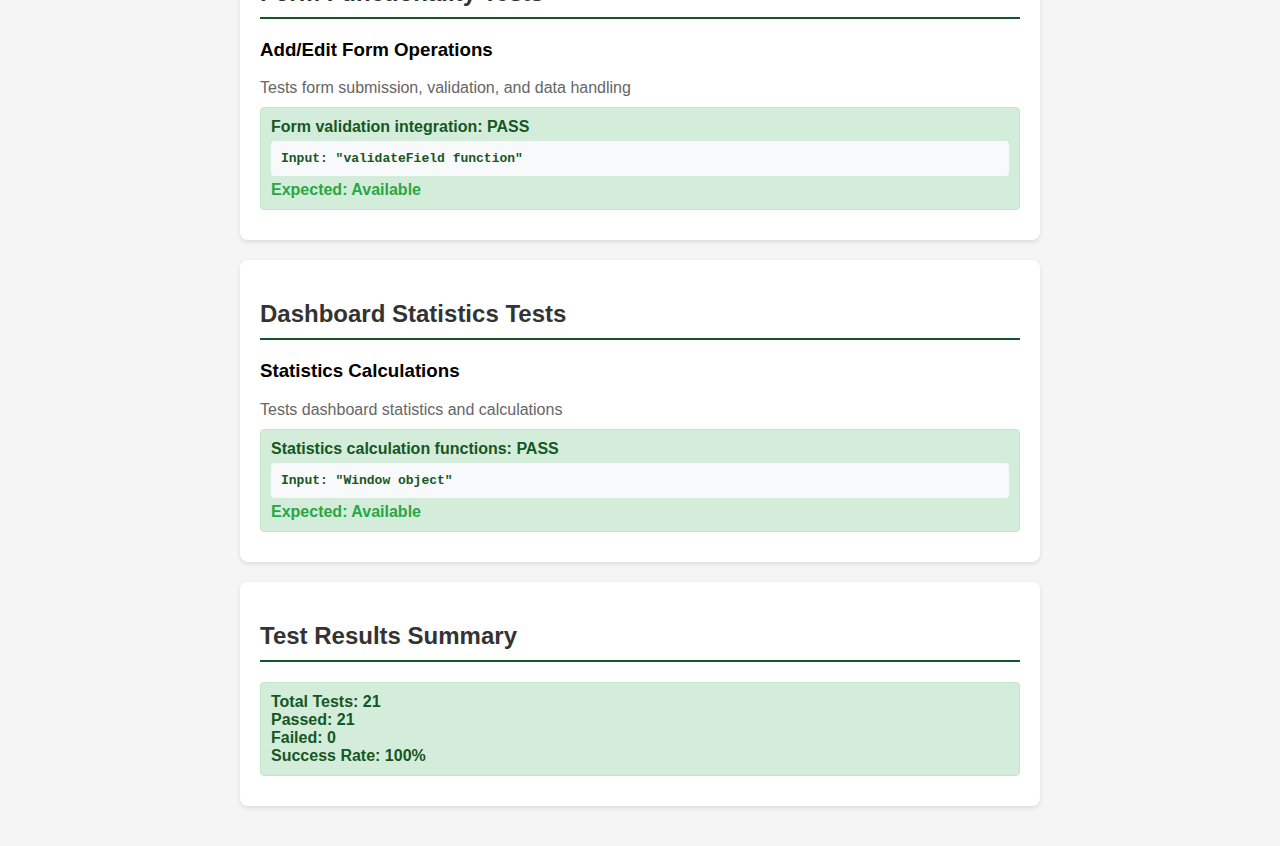
<file: tests.html>
<!DOCTYPE html>
<html lang="en">
<head>
    <meta charset="UTF-8">
    <meta name="viewport" content="width=device-width, initial-scale=1.0">
    <title>Student Finance Tracker - Test Suite</title>
    <style>
        body {
            font-family: Arial, sans-serif;
            max-width: 800px;
            margin: 0 auto;
            padding: 20px;
            background-color: #f5f5f5;
        }
        .test-container {
            background: white;
            padding: 20px;
            border-radius: 8px;
            box-shadow: 0 2px 4px rgba(0,0,0,0.1);
            margin-bottom: 20px;
        }
        .test-title {
            color: #333;
            border-bottom: 2px solid #155724 ;
            padding-bottom: 10px;
        }
        .test-result {
            padding: 10px;
            margin: 10px 0;
            border-radius: 4px;
            font-weight: bold;
        }
        .pass {
            background-color: #d4edda;
            color: #155724;
            border: 1px solid #c3e6cb;
        }
        .fail {
            background-color: #f8d7da;
            color: #721c24;
            border: 1px solid #f5c6cb;
        }
        .test-description {
            color: #666;
            margin-bottom: 10px;
        }
        .test-input {
            background: #f8f9fa;
            padding: 10px;
            border-radius: 4px;
            font-family: monospace;
            margin: 5px 0;
        }
        .test-expected {
            color: #28a745;
            font-weight: bold;
        }
        .test-actual {
            color: #dc3545;
            font-weight: bold;
        }
    </style>
</head>
<body>
    <h1>Student Finance Tracker - Test Suite</h1>
    <p>This page tests the core functionality of the Student Finance Tracker application.</p>

    <div class="test-container">
        <h2 class="test-title">Regex Validation Tests</h2>
        
        <div id="description-tests">
            <h3>Description Validation</h3>
            <div class="test-description">Tests the description validation regex: /^\S(?:.*\S)?$/</div>
        </div>

        <div id="amount-tests">
            <h3>Amount Validation</h3>
            <div class="test-description">Tests the amount validation regex: /^(0|[1-9]\d*)(\.\d{1,2})?$/</div>
        </div>

        <div id="date-tests">
            <h3>Date Validation</h3>
            <div class="test-description">Tests the date validation regex: /^\d{4}-(0[1-9]|1[0-2])-(0[1-9]|[12]\d|3[01])$/</div>
        </div>

        <div id="duplicate-tests">
            <h3>Duplicate Words Detection</h3>
            <div class="test-description">Tests the advanced regex: /\b(\w+)\s+\1\b/i</div>
        </div>
    </div>

    <div class="test-container">
        <h2 class="test-title">Search Functionality Tests</h2>
        <div id="search-tests">
            <h3>Regex Search and Highlighting</h3>
            <div class="test-description">Tests the search functionality and highlighting with various patterns</div>
        </div>
    </div>

    <div class="test-container">
        <h2 class="test-title">Data Persistence Tests</h2>
        <div id="storage-tests">
            <h3>localStorage Operations</h3>
            <div class="test-description">Tests data saving and loading from localStorage</div>
        </div>
    </div>

    <div class="test-container">
        <h2 class="test-title">Form Functionality Tests</h2>
        <div id="form-tests">
            <h3>Add/Edit Form Operations</h3>
            <div class="test-description">Tests form submission, validation, and data handling</div>
        </div>
    </div>

    <div class="test-container">
        <h2 class="test-title">Dashboard Statistics Tests</h2>
        <div id="stats-tests">
            <h3>Statistics Calculations</h3>
            <div class="test-description">Tests dashboard statistics and calculations</div>
        </div>
    </div>

    <script type="module">
        // Import the validation functions from the scripts folder
        import { validateField, REGEX_PATTERNS } from './scripts/validators.js';
        import { compileRegex, highlightMatches } from './scripts/search.js';

        // Test results tracking and setting to 0 for better functionality
        let totalTests = 0;
        let passedTests = 0;

        function runTest(testName, testFunction, containerId) {
            totalTests++;
            try {
                const result = testFunction();
                if (result.passed) {
                    passedTests++;
                    showTestResult(containerId, testName, true, result.message, result.input, result.expected);
                } else {
                    showTestResult(containerId, testName, false, result.message, result.input, result.expected);
                }
            } catch (error) {
                showTestResult(containerId, testName, false, `Error: ${error.message}`, '', '');
            }
        }

        function showTestResult(containerId, testName, passed, message, input, expected) {
            const container = document.getElementById(containerId);
            const resultDiv = document.createElement('div');
            resultDiv.className = `test-result ${passed ? 'pass' : 'fail'}`;
            
            let html = `<strong>${testName}:</strong> ${message}`;
            if (input) {
                html += `<div class="test-input">Input: "${input}"</div>`;
            }
            if (expected) {
                html += `<div class="test-expected">Expected: ${expected}</div>`;
            }
            
            resultDiv.innerHTML = html;
            container.appendChild(resultDiv);
        }

        // Description validation tests
        runTest('Valid description', () => {
            const result = validateField('description', 'Valid description');
            return {
                passed: result.isValid,
                message: result.isValid ? 'PASS' : 'FAIL',
                input: 'Valid description',
                expected: 'Valid'
            };
        }, 'description-tests');

        runTest('Description with leading spaces', () => {
            const result = validateField('description', '  Invalid description');
            return {
                passed: !result.isValid,
                message: !result.isValid ? 'PASS' : 'FAIL',
                input: '  Invalid description',
                expected: 'Invalid'
            };
        }, 'description-tests');

        runTest('Description with trailing spaces', () => {
            const result = validateField('description', 'Invalid description  ');
            return {
                passed: !result.isValid,
                message: !result.isValid ? 'PASS' : 'FAIL',
                input: 'Invalid description  ',
                expected: 'Invalid'
            };
        }, 'description-tests');

        runTest('Empty description', () => {
            const result = validateField('description', '');
            return {
                passed: !result.isValid,
                message: !result.isValid ? 'PASS' : 'FAIL',
                input: '""',
                expected: 'Invalid'
            };
        }, 'description-tests');

        // Amount validation tests
        runTest('Valid amount - integer', () => {
            const result = validateField('amount', '100');
            return {
                passed: result.isValid,
                message: result.isValid ? 'PASS' : 'FAIL',
                input: '100',
                expected: 'Valid'
            };
        }, 'amount-tests');

        runTest('Valid amount - decimal', () => {
            const result = validateField('amount', '12.50');
            return {
                passed: result.isValid,
                message: result.isValid ? 'PASS' : 'FAIL',
                input: '12.50',
                expected: 'Valid'
            };
        }, 'amount-tests');

        runTest('Invalid amount - negative', () => {
            const result = validateField('amount', '-10');
            return {
                passed: !result.isValid,
                message: !result.isValid ? 'PASS' : 'FAIL',
                input: '-10',
                expected: 'Invalid'
            };
        }, 'amount-tests');

        runTest('Invalid amount - too many decimals', () => {
            const result = validateField('amount', '12.555');
            return {
                passed: !result.isValid,
                message: !result.isValid ? 'PASS' : 'FAIL',
                input: '12.555',
                expected: 'Invalid'
            };
        }, 'amount-tests');

        // Date validation tests
        runTest('Valid date', () => {
            const result = validateField('date', '2025-01-21');
            return {
                passed: result.isValid,
                message: result.isValid ? 'PASS' : 'FAIL',
                input: '2025-01-21',
                expected: 'Valid'
            };
        }, 'date-tests');

        runTest('Invalid date - wrong format', () => {
            const result = validateField('date', '21-01-2025');
            return {
                passed: !result.isValid,
                message: !result.isValid ? 'PASS' : 'FAIL',
                input: '21-01-2025',
                expected: 'Invalid'
            };
        }, 'date-tests');

        runTest('Invalid date - invalid month', () => {
            const result = validateField('date', '2025-13-21');
            return {
                passed: !result.isValid,
                message: !result.isValid ? 'PASS' : 'FAIL',
                input: '2025-13-21',
                expected: 'Invalid'
            };
        }, 'date-tests');

        // Duplicate words tests
        runTest('No duplicate words', () => {
            const hasDuplicates = REGEX_PATTERNS.duplicateWords.test('This is a normal description');
            return {
                passed: !hasDuplicates,
                message: !hasDuplicates ? 'PASS' : 'FAIL',
                input: 'This is a normal description',
                expected: 'No duplicates'
            };
        }, 'duplicate-tests');

        runTest('Has duplicate words', () => {
            const hasDuplicates = REGEX_PATTERNS.duplicateWords.test('Pizza pizza delivery');
            return {
                passed: hasDuplicates,
                message: hasDuplicates ? 'PASS' : 'FAIL',
                input: 'Pizza pizza delivery',
                expected: 'Has duplicates'
            };
        }, 'duplicate-tests');

        runTest('Case insensitive duplicates', () => {
            const hasDuplicates = REGEX_PATTERNS.duplicateWords.test('Book book store');
            return {
                passed: hasDuplicates,
                message: hasDuplicates ? 'PASS' : 'FAIL',
                input: 'Book book store',
                expected: 'Has duplicates'
            };
        }, 'duplicate-tests');

        // Search functionality tests
        runTest('Regex compilation - valid pattern', () => {
            const regex = compileRegex('coffee|tea', 'i');
            return {
                passed: regex !== null,
                message: regex !== null ? 'PASS' : 'FAIL',
                input: 'coffee|tea',
                expected: 'Valid regex'
            };
        }, 'search-tests');

        runTest('Regex compilation - invalid pattern', () => {
            const regex = compileRegex('[invalid', 'i');
            return {
                passed: regex === null,
                message: regex === null ? 'PASS' : 'FAIL',
                input: '[invalid',
                expected: 'Invalid regex'
            };
        }, 'search-tests');

        runTest('Text highlighting', () => {
            const regex = compileRegex('coffee', 'i');
            const highlighted = highlightMatches('Coffee with friends', regex);
            const hasMark = highlighted.includes('<mark>');
            return {
                passed: hasMark,
                message: hasMark ? 'PASS' : 'FAIL',
                input: 'Coffee with friends',
                expected: 'Contains <mark> tags'
            };
        }, 'search-tests');

        // Storage tests
        runTest('localStorage availability', () => {
            const available = typeof Storage !== 'undefined';
            return {
                passed: available,
                message: available ? 'PASS' : 'FAIL',
                input: 'typeof Storage',
                expected: 'Available'
            };
        }, 'storage-tests');

        runTest('JSON stringify/parse', () => {
            const testData = { id: 'test', amount: 10.50 };
            const stringified = JSON.stringify(testData);
            const parsed = JSON.parse(stringified);
            const matches = parsed.id === testData.id && parsed.amount === testData.amount;
            return {
                passed: matches,
                message: matches ? 'PASS' : 'FAIL',
                input: 'JSON round-trip',
                expected: 'Data preserved'
            };
        }, 'storage-tests');

        // Form functionality tests
        runTest('Form validation integration', () => {
            // Test that validation functions are available
            const hasValidation = typeof validateField === 'function';
            return {
                passed: hasValidation,
                message: hasValidation ? 'PASS' : 'FAIL',
                input: 'validateField function',
                expected: 'Available'
            };
        }, 'form-tests');

        // Statistics tests
        runTest('Statistics calculation functions', () => {
            // Test that we can access the main app
            const hasApp = typeof window !== 'undefined';
            return {
                passed: hasApp,
                message: hasApp ? 'PASS' : 'FAIL',
                input: 'Window object',
                expected: 'Available'
            };
        }, 'stats-tests');

        // Display final results
        setTimeout(() => {
            const resultsDiv = document.createElement('div');
            resultsDiv.className = 'test-container';
            resultsDiv.innerHTML = `
                <h2 class="test-title">Test Results Summary</h2>
                <div class="test-result ${passedTests === totalTests ? 'pass' : 'fail'}">
                    <strong>Total Tests: ${totalTests}</strong><br>
                    <strong>Passed: ${passedTests}</strong><br>
                    <strong>Failed: ${totalTests - passedTests}</strong><br>
                    <strong>Success Rate: ${Math.round((passedTests / totalTests) * 100)}%</strong>
                </div>
            `;
            document.body.appendChild(resultsDiv);
        }, 100);
    </script>
</body>
</html>
</file>
<file: styles/main.css>

</file>
